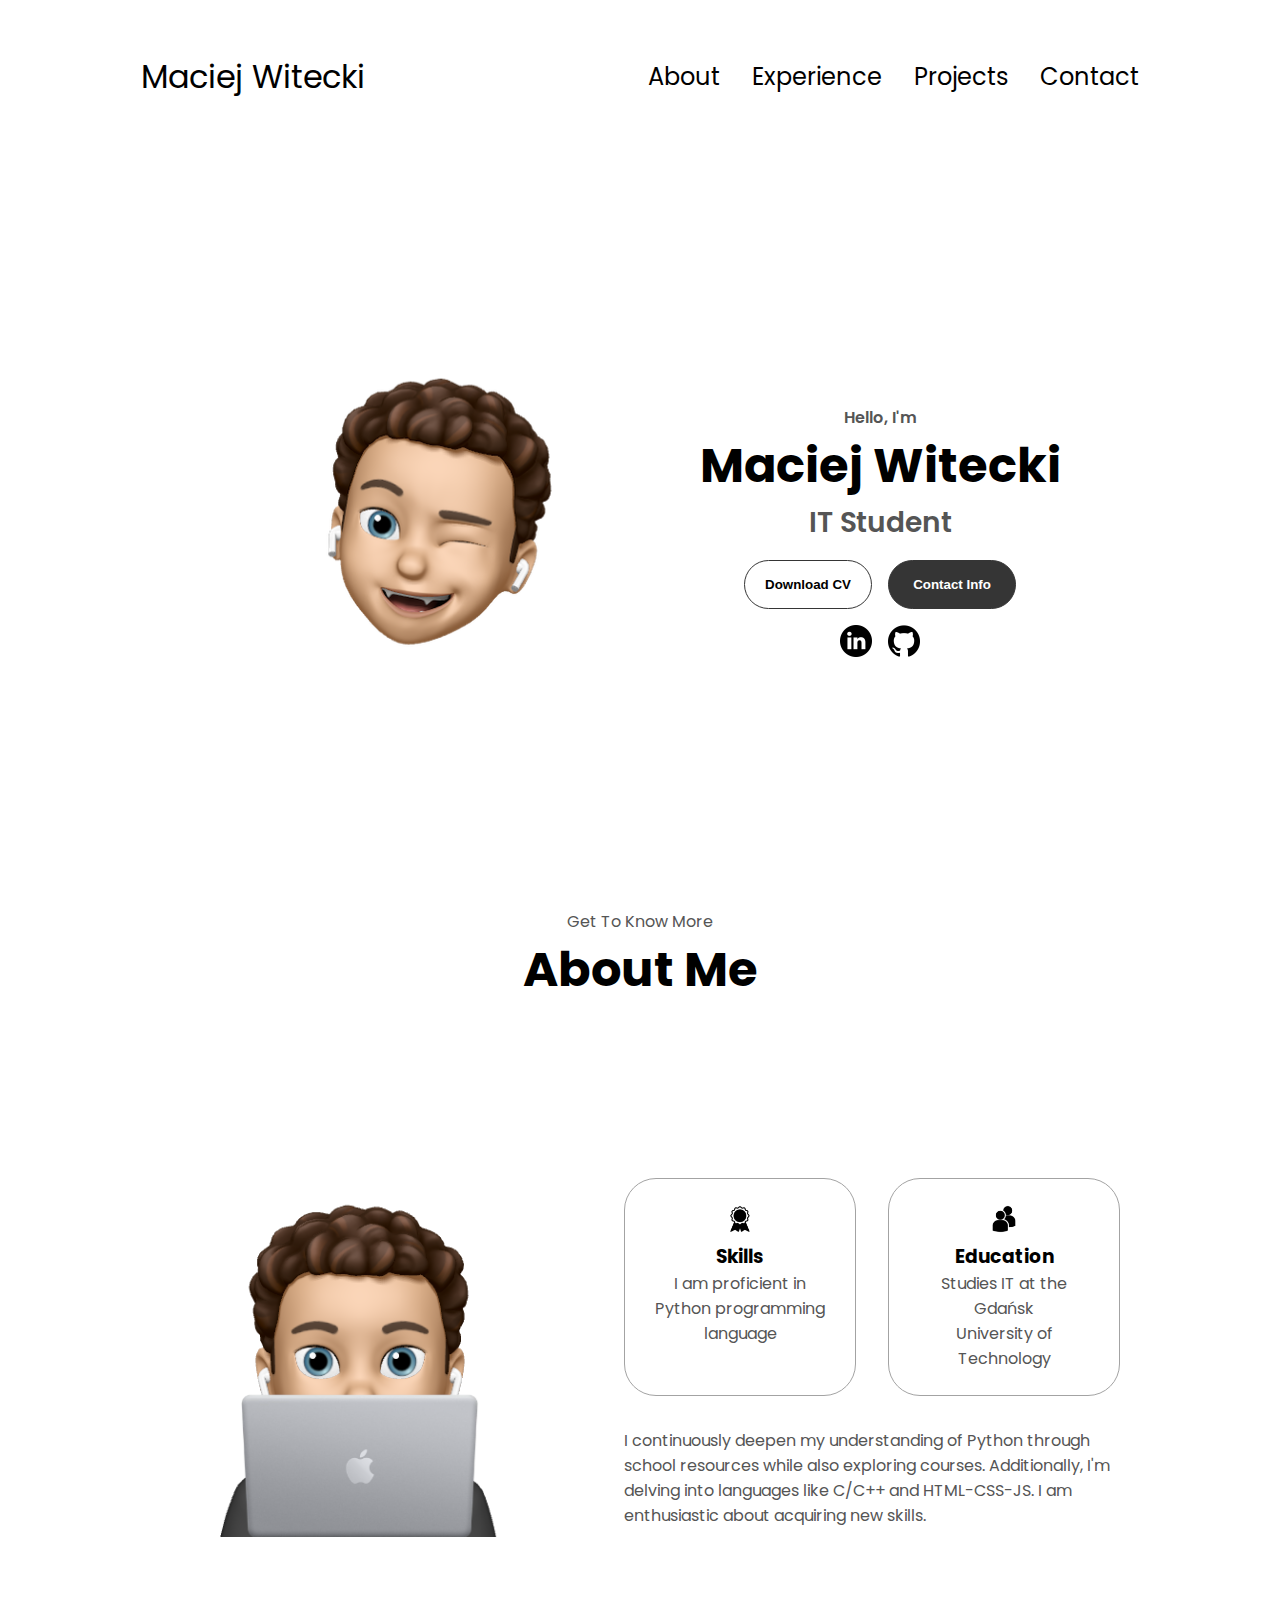
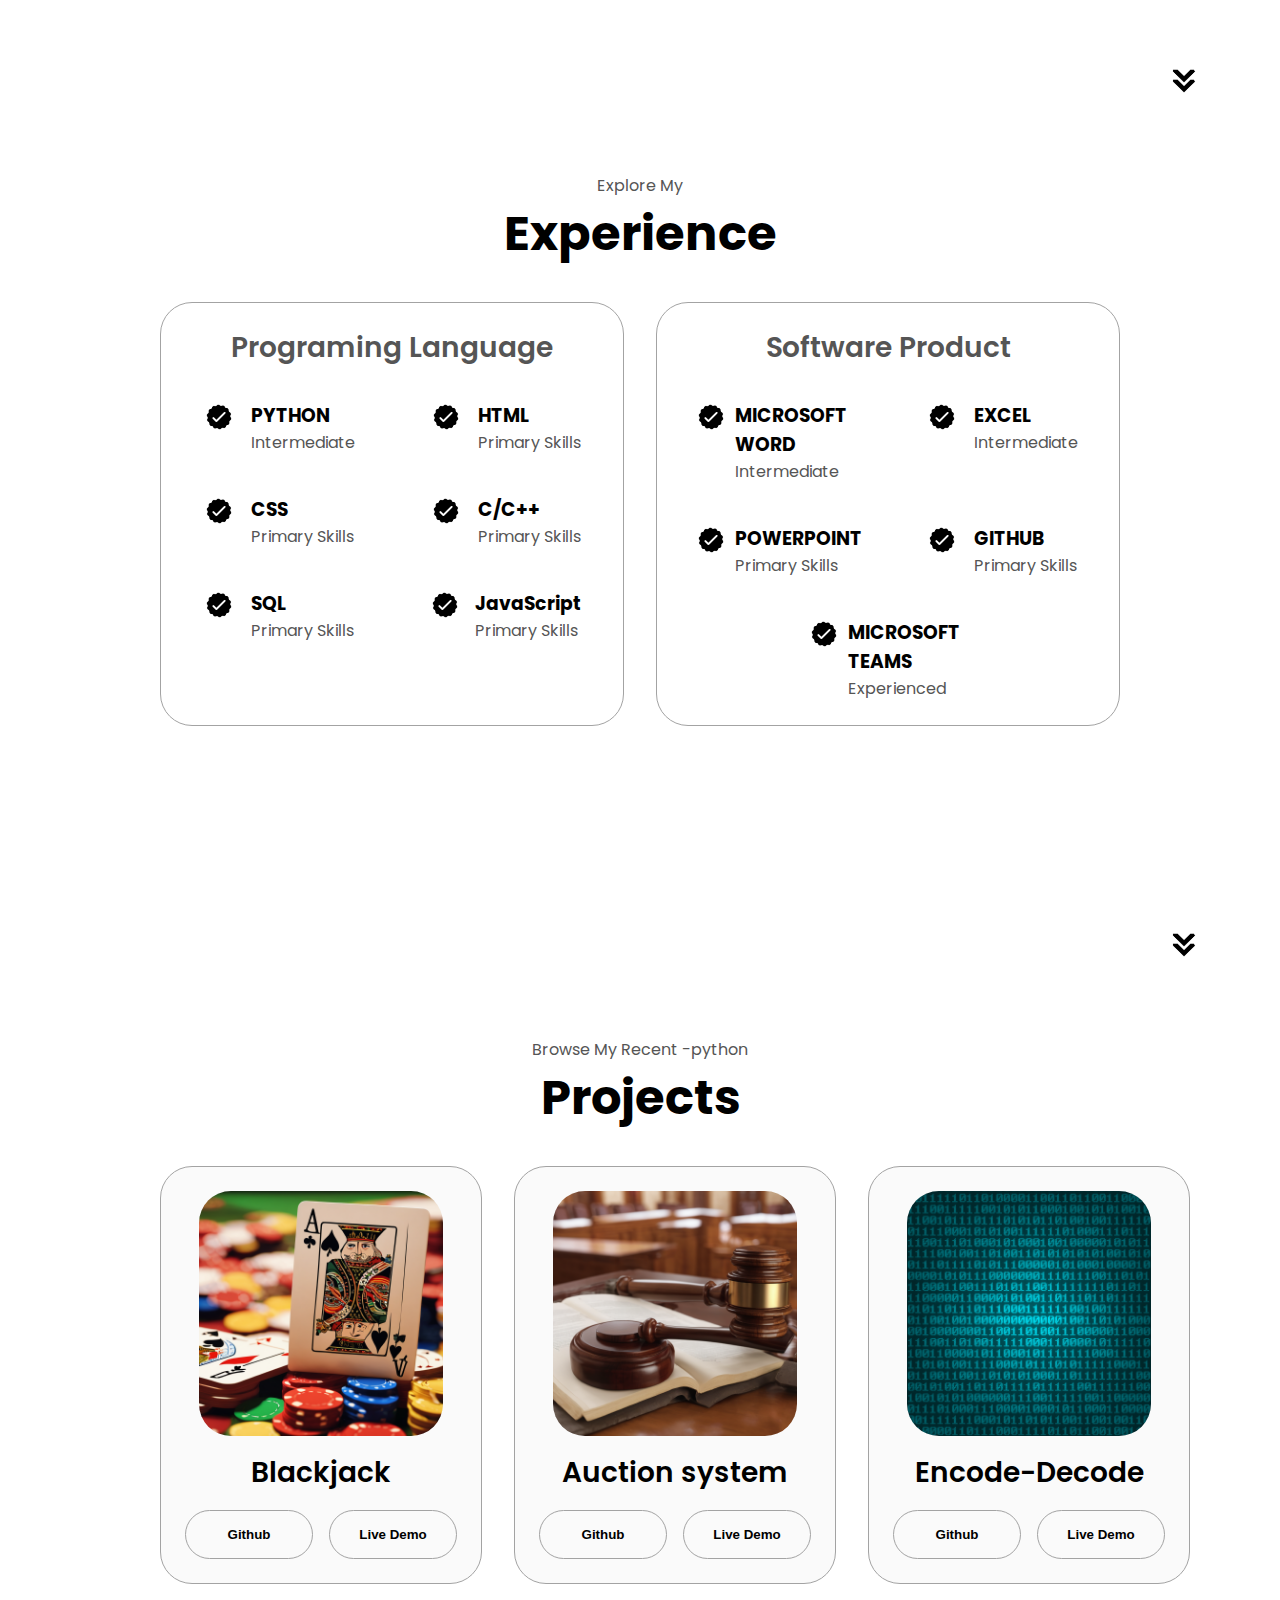
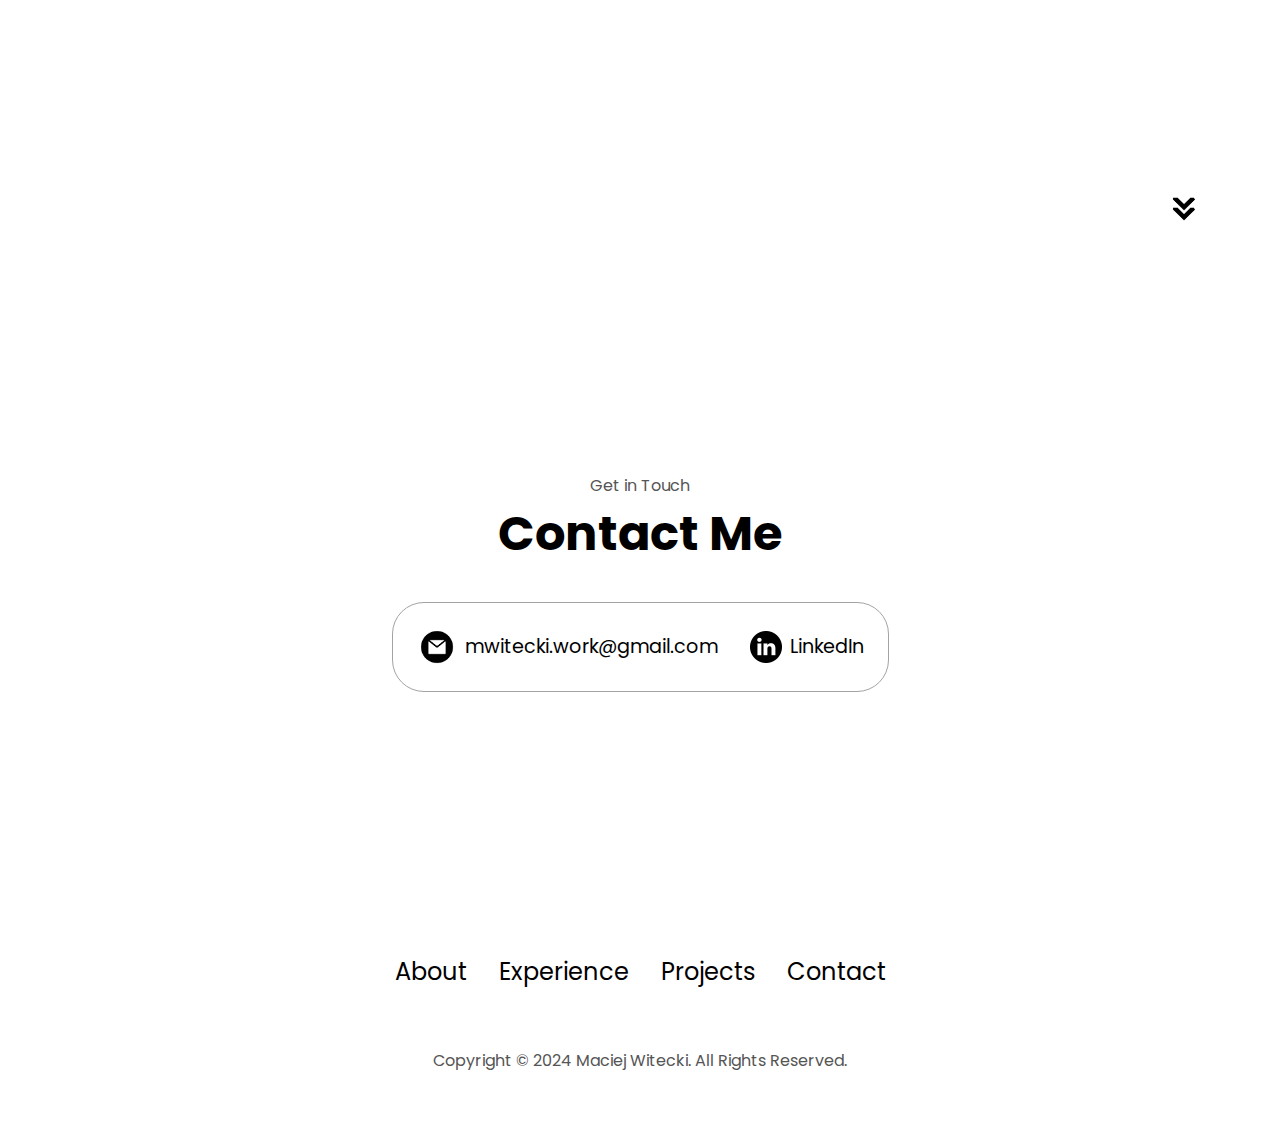
<file: index.html>
<!DOCTYPE html>
<html lang="en">
  <head>
    <meta charset="UTF-8" />
    <meta http-equiv="X-UA-Compatible" content="IE=edge" />
    <meta name="viewport" content="width=device-width, initial-scale=1.0" />
    <title>My Portfolio</title>
    <link rel="stylesheet" href="style.css" />
    <link rel="stylesheet" href="mediaqueries.css" />
  </head>
  <body>
    <nav id="desktop-nav">
      <div class="logo">Maciej Witecki</div>
      <div>
        <ul class="nav-links">
          <li><a href="#about">About</a></li>
          <li><a href="#experience">Experience</a></li>
          <li><a href="#projects">Projects</a></li>
          <li><a href="#contact">Contact</a></li>
        </ul>
      </div>
    </nav>
    <nav id="ham-nav">
      <div class="logo">Maciej Witecki</div>
      <div class="ham-menu">
        <div class="ham-icon" onclick="toggleMenu()">
          <span></span>
          <span></span>
          <span></span>
        </div>
        <div class="menu-links">
          <li><a href="#about" onclick="toggleMenu()">About</a></li>
          <li><a href="#experience" onclick="toggleMenu()">Experience</a></li>
          <li><a href="#projects" onclick="toggleMenu()">Projects</a></li>
          <li><a href="#contact" onclick="toggleMenu()">Contact</a></li>
        </div>
      </div>
    </nav>
    <section id="profile">
      <div class="section__pic-container">
        <img src="./assets/profpic.png" alt="Maciej Witecki profile picture" />
      </div>
      <div class="section__text">
        <p class="section__text__p1">Hello, I'm</p>
        <h1 class="title">Maciej Witecki</h1>
        <p class="section__text__p2">IT Student</p>
        <div class="btn-container">
          <button
            class="btn btn-color-2"
            onclick="location.href='contact.html'"
          >
            Download CV
          </button>
          <button class="btn btn-color-1" onclick="location.href='./#contact'">
            Contact Info
          </button>
        </div>
        <div id="socials-container">
          <img
            src="./assets/linkedin.png"
            alt="My LinkedIn profile"
            class="icon"
            onclick="window.open('https://www.linkedin.com/in/maciejwitecki/')"
          />
          <img
            src="./assets/github.png"
            alt="My Github profile"
            class="icon"
            onclick="window.open('https://github.com/MaciejWitecki')"
          />
        </div>
      </div>
    </section>
    <section id="about">
      <p class="section__text__p1">Get To Know More</p>
      <h1 class="title">About Me</h1>
      <div class="section-container">
        <div class="section__pic-container">
          <img
            src="./assets/aboutpic.png"
            alt="Profile picture"
            class="about-pic"
          />
        </div>
        <div class="about-details-container">
          <div class="about-containers">
            <div class="details-container">
              <img 
                style="cursor: default;"
                src="./assets/experience.png" 
                alt="Skills icon"
                class="icon"
                />
                <h3>Skills</h3>
                <p>I am proficient in <br />Python programming language</p>
            </div>
            <div class="details-container">
              <img
                style="cursor: default;"
                src="./assets/education.png"
                alt="Education icon"
                class="icon"
              />
              <h3>Education</h3>
               <p>Studies IT at the Gdańsk <br />University of Technology</p>

            </div>
          </div>
          <div class="text-container">
            <p>
                I continuously deepen my understanding of Python through school 
                resources while also exploring courses. 
                Additionally, I'm delving into languages like C/C++ and HTML-CSS-JS.
                I am enthusiastic about acquiring new skills.
            </p>
          </div>
        </div>
      </div>
      <img
        src="./assets/arrow.png"
        alt="Arrow icon"
        class="icon arrow"
        onclick="location.href='./#experience'"
      />
    </section>
    <section id="experience">
      <p class="section__text__p1">Explore My</p>
      <h1 class="title">Experience</h1>
      <div class="experience-details-container">
        <div class="about-containers">
          <div class="details-container">
            <h2 class="experience-sub-title">Programing Language</h2>
            <div class="article-container">
              <article>
                <img 
                  src="./assets/checkmark.png" 
                  alt="Experience icon"
                  class="icon"
                />
                <div>
                  <h3>PYTHON</h3>
                  <p>Intermediate</p>
                </div>
              </article>
              <article>
                <img 
                  src="./assets/checkmark.png" 
                  alt="Experience icon"
                  class="icon"
                  />
                <div>
                  <h3>HTML</h3>
                  <p>Primary Skills</p>
                </div>
              </article>
              <article>
                <img 
                  src="./assets/checkmark.png" 
                  alt="Experience icon"
                  class="icon"
                  />
                <div>
                  <h3>CSS</h3>
                  <p>Primary Skills</p>
                </div>
              </article>
              <article>
                <img 
                  src="./assets/checkmark.png" 
                  alt="Experience icon"
                  class="icon"
                  />
                <div>
                  <h3>C/C++</h3>
                  <p>Primary Skills</p>
                </div>
              </article>
              <article>
                <img 
                  src="./assets/checkmark.png" 
                  alt="Experience icon"
                  class="icon"
                  />
                <div>
                  <h3>SQL</h3>
                  <p>Primary Skills</p>
                </div>
              </article>
              <article>
                <img 
                  src="./assets/checkmark.png" 
                  alt="Experience icon"
                  class="icon"
                  />
                <div>
                  <h3>JavaScript</h3>
                  <p>Primary Skills</p>
                </div>
              </article>
            </div>
          </div>
          <div class="details-container">
            <h2 class="experience-sub-title">Software Product</h2>
            <div class="article-container">
              <article>
                <img 
                  src="./assets/checkmark.png" 
                  alt="Experience icon"
                  class="icon"
                  />
                <div>
                  <h3>MICROSOFT WORD</h3>
                  <p>Intermediate</p>
                </div>
              </article>
              <article>
                <img 
                  src="./assets/checkmark.png" 
                  alt="Experience icon"
                  class="icon"
                  />
                <div>
                  <h3>EXCEL</h3>
                  <p>Intermediate</p>
                </div>
              </article>
              <article>
                <img 
                  src="./assets/checkmark.png" 
                  alt="Experience icon"
                  class="icon"
                  />
                <div>
                  <h3>POWERPOINT</h3>
                  <p>Primary Skills</p>
                </div>
              </article>
              <article>
                <img 
                  src="./assets/checkmark.png" 
                  alt="Experience icon"
                  class="icon"
                  />
                <div>
                  <h3>GITHUB</h3>
                  <p>Primary Skills</p>
                </div>
              </article>
              <article>
                <img 
                  src="./assets/checkmark.png" 
                  alt="Experience icon"
                  class="icon"
                  />
                <div>
                  <h3>MICROSOFT TEAMS</h3>
                  <p>Experienced</p>
                </div>
              </article>
            </div>
          </div>
        </div>
      </div>
      <img
        src="./assets/arrow.png"
        alt="Arrow icon"
        class="icon arrow"
        onclick="location.href='./#projects'"
      />
    </section>
    <section id="projects">
      <p class="section__text__p1">Browse My Recent -python</p>
      <h1 class="title">Projects</h1> 
      <div class="experience-details-container">
        <div class="about-containers">
          <div class="details-container color-container">
          <div class="article-container">
            <img 
            src="./assets/project-1.png" 
            alt="Project 1"
            class="project-img"
            />
          </div>
          <h2 class="experience-sub-title project-title">Blackjack</h2>
          <div class="btn-container">
            <button class="btn btn-color-2 project-btn" onclick="window.open('https://github.com/MaciejWitecki/python/blob/main/blackjack.py')">
              Github
            </button>
            <button class="btn btn-color-2 project-btn" onclick="window.open('https://www.online-python.com/H0vgyMk2di')">
              Live Demo
            </button>
          </div>
          </div>
          <div class="details-container color-container">
          <div class="article-container">
            <img 
            src="./assets/project-2.png" 
            alt="Project 2"
            class="project-img"
            />
          </div>
          <h2 class="experience-sub-title project-title">Auction system</h2>
          <div class="btn-container">
            <button class="btn btn-color-2 project-btn" onclick="window.open('https://github.com/MaciejWitecki/python/blob/main/auction-system.py')">
              Github
            </button>
            <button class="btn btn-color-2 project-btn" onclick="window.open('https://www.online-python.com/mav8FWrh7R')">
              Live Demo
            </button>
          </div>
          </div>
          <div class="details-container color-container">
          <div class="article-container">
            <img 
            src="./assets/project-3.png" 
            alt="Project 3"
            class="project-img"
            />
          </div>
          <h2 class="experience-sub-title project-title">Encode-Decode</h2>
          <div class="btn-container">
            <button class="btn btn-color-2 project-btn" onclick="window.open('https://github.com/MaciejWitecki/python/blob/main/encode-decode.py')">
              Github
            </button>
            <button class="btn btn-color-2 project-btn" onclick="window.open('https://www.online-python.com/gsySCVl2Ui')">
              Live Demo
            </button>
          </div>
          </div>
        </div>
      </div>
      <img
        src="./assets/arrow.png"
        alt="Arrow icon"
        class="icon arrow"
        onclick="location.href='./#contact'"
      />
    </section>
    <section id="contact">
      <p class="section__text__p1">Get in Touch</p>
      <h1 class="title">Contact Me</h1>
      <div class="contact-info-upper-container">
        <div class="contact-info-container">
          <img 
            src="./assets/email.png"
            alt="Email icon"
            class="icon contact-icon email-icon"
            />
            <p><a href="mailto:mwitecki.work@gmail.com">mwitecki.work@gmail.com</a></p>
        </div>
        <div class="contact-info-container">
          <img 
            src="./assets/linkedin.png"
            alt="LinkedIn icon"
            class="icon contact-icon"
            />
            <p><a target="_blank" href="https://www.linkedin.com/in/maciejwitecki/">LinkedIn</a></p>
        </div>
      </div>
    </section>
    <footer>
      <nav>
        <div class="nav-links-container">
          <ul class="nav-links">
            <li><a href="#about">About</a></li>
            <li><a href="#experience">Experience</a></li>
            <li><a href="#projects">Projects</a></li>
            <li><a href="#contact">Contact</a></li>
          </ul>
        </div>
      </nav>
      <p>Copyright &#169; 2024 Maciej Witecki. All Rights Reserved.</p>
    </footer>
    <script src="script.js"></script>
  </body>
</html>
</file>
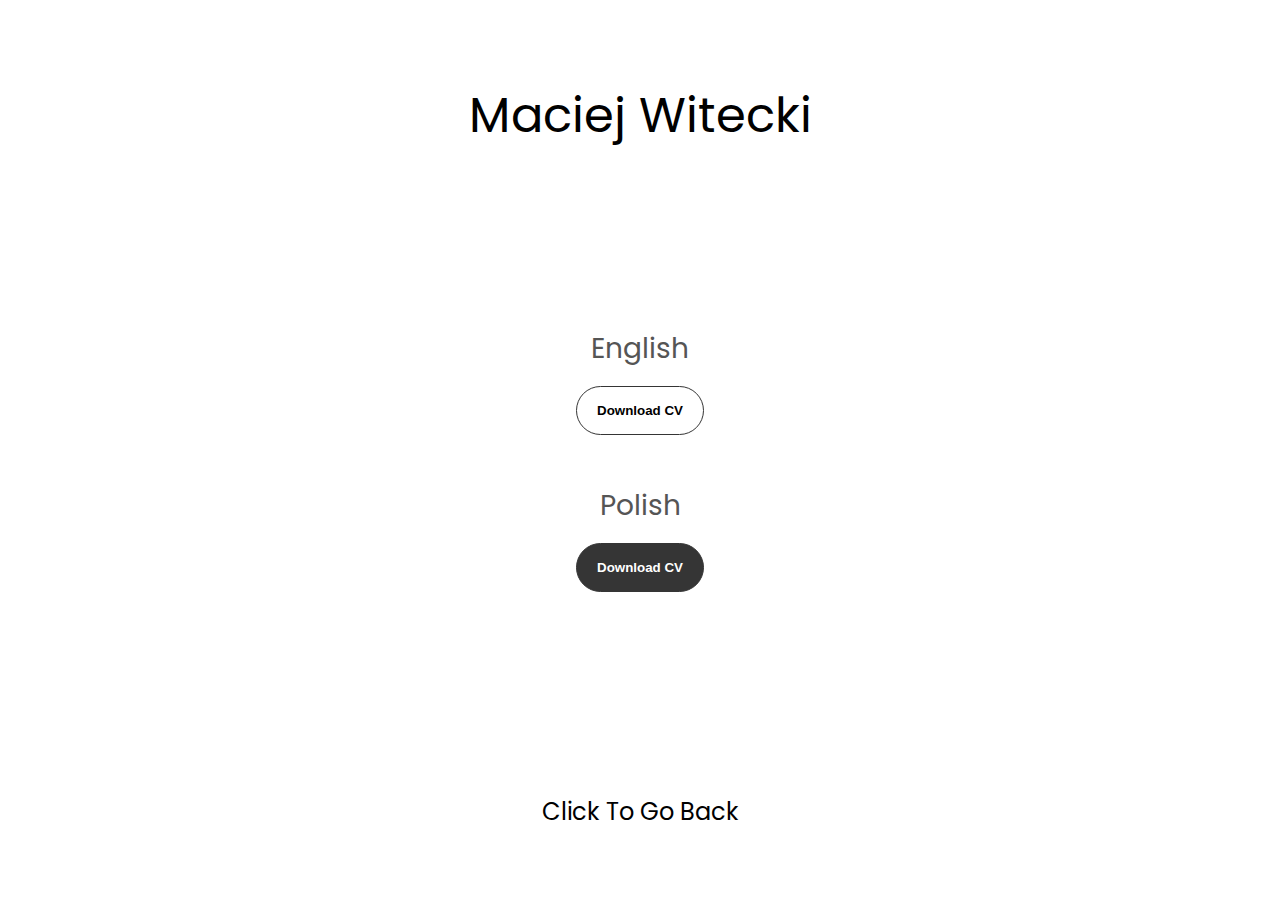
<file: contact.html>
<!DOCTYPE html>
<html lang="en">
  <head>
        <meta charset="UTF-8" />
        <meta http-equiv="X-UA-Compatible" content="IE=edge" />
        <meta name="viewport" content="width=device-width, initial-scale=1.0" />
        <title>My Portfolio</title>
        <link rel="stylesheet" href="style.css" />
        <link rel="stylesheet" href="mediaqueries.css" />
    </head>
    <body>
        <section id="contacthtml-body">
            <div class="title">Maciej Witecki</div>
            <div class="contacthtml-center">
                <img 
                    class="imgcontact"
                    style="float: right;" 
                    src="./assets/contact2.png" 
                    alt="Maciej Witecki profile picture" 
                />
                <img 
                    class="imgcontact"
                    style="float: left;" 
                    src="./assets/contact1.png" 
                    alt="Maciej Witecki profile picture" 
                />
                <p class="section__text__p2">English</p>
                <button
                    class="btn btn-color-2"
                    onclick="window.open('./assets/CV-eng.pdf')">
                    Download CV
                </button>
                <br> <br> <br>
                <p class="section__text__p2">Polish</p>
                <button
                    class="btn btn-color-1"
                    onclick="window.open('./assets/CV-pol.pdf')">
                    Download CV
                </button>
            </div>
            <div class="return-click">
                <a class="contactmenu" href="index.html" class="contacthtml-back">Click To Go Back</a>
            </div>  
        </section>
        <script src="script.js"></script>
    </body>
</html>
</file>
<file: style.css>
/* GENERAL */

@import url("https://fonts.googleapis.com/css2?family=Poppins:wght@300;400;500;600&display=swap");

* {
  margin: 0;
  padding: 0;
}

body {
  font-family: "Poppins", sans-serif;
}

html {
  scroll-behavior: smooth;
}

p {
  color: rgb(85, 85, 85);
}

/* TRANSITION */

a,
.btn {
  transition: all 300ms ease;
}

/* DESKTOP NAV */

nav,
.nav-links {
  display: flex;
}

nav {
  justify-content: space-around;
  align-items: center;
  height: 17vh;
}

.nav-links {
  gap: 2rem;
  list-style: none;
  font-size: 1.5rem;
}

a {
  color: black;
  text-decoration: none;
  text-decoration-color: white;
}

a:hover {
  color: grey;
  text-decoration: underline;
  text-underline-offset: 1rem;
  text-decoration-color: rgb(181, 181, 181);
}

.logo {
  font-size: 2rem;
}

.logo:hover {
  cursor: default;
}

/* HAMBURGER MENU */

#ham-nav {
  display: none;
}

.ham-menu {
  position: relative;
  display: inline-block;
}

.ham-icon {
  display: flex;
  flex-direction: column;
  justify-content: space-between;
  height: 24px;
  width: 30px;
  cursor: pointer;
}

.ham-icon span {
  width: 100%;
  height: 2px;
  background-color: black;
  transition: all 0.3 ease-in-out;
}

.menu-links {
  position: absolute;
  top: 100%;
  right: 0;
  background-color: white;
  width: fit-content;
  max-height: 0;
  overflow: hidden;
  transition: all 0.3 ease-in-out;
}

.menu-links a {
  display: block;
  padding: 10px;
  text-align: center;
  font-size: 1.5rem;
  color: black;
  text-decoration: none;
  transition: all 0.3 ease-in-out;
}

.menu-links li {
  list-style: none;
}

.menu-links.open {
  max-height: 300px;
}

.ham-icon.open span:first-child {
  transform: rotate(45deg) translate(10px, 5px);
}

.ham-icon.open span:nth-child(2) {
  opacity: 0;
}

.ham-icon.open span:last-child {
  transform: rotate(-45deg) translate(10px, -5px);
}

.ham-icon span:first-child {
  transform: none;
}

.ham-icon span:first-child {
  opacity: 1;
}

.ham-icon span:first-child {
  transform: none;
}

/* SECTIONS */

section {
  padding-top: 4vh;
  height: 96vh;
  margin: 0 10rem;
  box-sizing: border-box;
  min-height: fit-content;
}

.section-container {
  display: flex;
}

/* PROFILE SECTION */

#profile {
  display: flex;
  justify-content: center;
  gap: 5rem;
  height: 80vh;
}

.section__pic-container {
  display: flex;
  height: 400px;
  width: 400px;
  margin: auto 0;
}

.section__text {
  align-self: center;
  text-align: center;
}

.section__text p {
  font-weight: 600;
}

.section__text__p1 {
  text-align: center;
}

.section__text__p2 {
  font-size: 1.75rem;
  margin-bottom: 1rem;
}

.title {
  font-size: 3rem;
  text-align: center;
}

#socials-container {
  display: flex;
  justify-content: center;
  margin-top: 1rem;
  gap: 1rem;
}

/* ICONS */

.icon {
  cursor: pointer;
  height: 2rem;
}

/* BUTTONS */

.btn-container {
  display: flex;
  justify-content: center;
  gap: 1rem;
}

.btn {
  font-weight: 600;
  transition: all 300ms ease;
  padding: 1rem;
  width: 8rem;
  border-radius: 2rem;
}

.btn-color-1,
.btn-color-2 {
  border: rgb(53, 53, 53) 0.1rem solid;
}

.btn-color-1:hover,
.btn-color-2:hover {
  cursor: pointer;
}

.btn-color-1,
.btn-color-2:hover {
  background: rgb(53, 53, 53);
  color: white;
}

.btn-color-1:hover {
  background: rgb(0, 0, 0);
}

.btn-color-2 {
  background: none;
}

.btn-color-2:hover {
  border: rgb(255, 255, 255) 0.1rem solid;
}

.btn-container {
  gap: 1rem;
}


/* ABOUT SECTION */

#about {
  position: relative;
}

.about-containers {
  gap: 2rem;
  margin-bottom: 2rem;
  margin-top: 2rem;
}

.about-details-container {
  justify-content: center;
  flex-direction: column;
}

.about-containers,
.about-details-container {
  display: flex;
}

.about-pic {
  border-radius: 2rem;
}

.arrow {
  position: absolute;
  right: -5rem;
  bottom: 2.5rem;
}

.details-container {
  padding: 1.5rem;
  flex: 1;
  background: white;
  border-radius: 2rem;
  border: rgb(53, 53, 53) 0.1rem solid;
  border-color: rgb(163, 163, 163);
  text-align: center;
}

.section-container {
  gap: 4rem;
  height: 80%;
}

.section__pic-container {
  height: 400px;
  width: 400px;
  margin: auto 0;
}

/* EXPERIENCE SECTION */

#experience {
  position: relative;
}

.experience-sub-title {
  color: rgb(85, 85, 85);
  font-weight: 600;
  font-size: 1.75rem;
  margin-bottom: 2rem;
}

.experience-details-container {
  display: flex;
  justify-content: center;
  flex-direction: column;
}

.article-container {
  display: flex;
  text-align: initial;
  flex-wrap: wrap;
  flex-direction: row;
  gap: 2.5rem;
  justify-content: space-around;
}

article {
  display: flex;
  width: 10rem;
  justify-content: space-around;
  gap: 0.5rem;
}

article .icon {
  cursor: default;
}

/* PROJECTS SECCTION */

#projects {
  position: relative;
}

.color-container {
  border-color: rgb(163, 163, 163);
  background: rgb(250, 250, 250);
}

.project-img {
  border-radius: 2rem;
  width: 90%;
  height: 90%;
}

.project-title {
  margin: 1rem;
  color: black;
}

.project-btn {
  color: black;
  border-color: rgb(163, 163, 163);
}

/* CONTACT */

#contact {
  display: flex;
  justify-content: center;
  flex-direction: column;
  height: 70vh;
}

.contact-info-upper-container {
  display: flex;
  justify-content: center;
  border-radius: 2rem;
  border: rgb(53, 53, 53) 0.1rem solid;
  border-color: rgb(163, 163, 163);
  background-color: (250, 250, 250);
  margin: 2rem auto;
  padding: 0.5rem;
}

.contact-info-container {
  display: flex;
  align-items: center;
  justify-content: center;
  gap: 0.5rem;
  margin: 1rem;
}

.contact-info-container p {
  font-size: larger;
}

.contact-icon {
  cursor: default;
}

.email-icon {
  height: 2.5rem;
}

/* FOOTER */

footer {
  height: 26vh;
  margin: 0 1rem;
}

footer p {
  text-align: center;
}

/* CONTACT */

#contacthtml-body {
  text-align: center;
  padding-top: 5rem;
}

.contacthtml-center {
  padding-top: 11rem;
}

.return-click {
  padding-top: 12rem;
  
}

.contactmenu {
  display: block;
  padding: 10px;
  text-align: center;
  font-size: 1.5rem;
  color: black;
  text-decoration: none;
  transition: all 0.3 ease-in-out;
}

@media (max-width: 1400px) {
  .imgcontact {
    display: none;
  }
}
</file>
<file: mediaqueries.css>
@media screen and (max-width: 1200px) {
    #profile {
        height: 83vh;
        margin-bottom: 6rem;
    }
    .about-containers {
        flex-wrap: wrap;
    }
}
@media screen and (max-width: 1200px) {
    #desktop-nav {
        display: none;
    }
    #ham-nav {
        display: flex;
    }
    #experience, 
    .experience-details-container {
        margin-top: 2rem;
    }
    #profile,
    .section-container {
        display: block;
    }
    .arrow {
        display: none;
    }

    section,
    .section-container {
        height: fit-content;
    }

    section {
        margin: 0 5%;
    }

    .section__pic-container {
        width: 275px;
        height: 275px;
        margin: 0 auto 2rem;
    }

    .about-containers {
        margin-top: 0;
    }
}

@media screen and (max-width: 600px) {
    #contact,
    footer {
      height: 40vh;
    }
    #profile {
      height: 83vh;
      margin-bottom: 0;
    }
    article {
      font-size: 1rem;
    }
    footer nav {
      height: fit-content;
      margin-bottom: 2rem;
    }
    .about-containers,
    .contact-info-upper-container,
    .btn-container {
      flex-wrap: wrap;
    }
    .contact-info-container {
      margin: 0;
    }
    .contact-info-container p,
    .nav-links li a {
      font-size: 1rem;
    }
    .experience-sub-title {
      font-size: 1.25rem;
    }
    .logo {
      font-size: 1.5rem;
    }
    .nav-links {
      flex-direction: column;
      gap: 0.5rem;
      text-align: center;
    }
    .section__pic-container {
      width: auto;
      height: 46vw;
      justify-content: center;
    }
    .section__text__p2 {
      font-size: 1.25rem;
    }
    .title {
      font-size: 2rem;
    }
    .text-container {
      text-align: justify;
    }
  }
</file>
